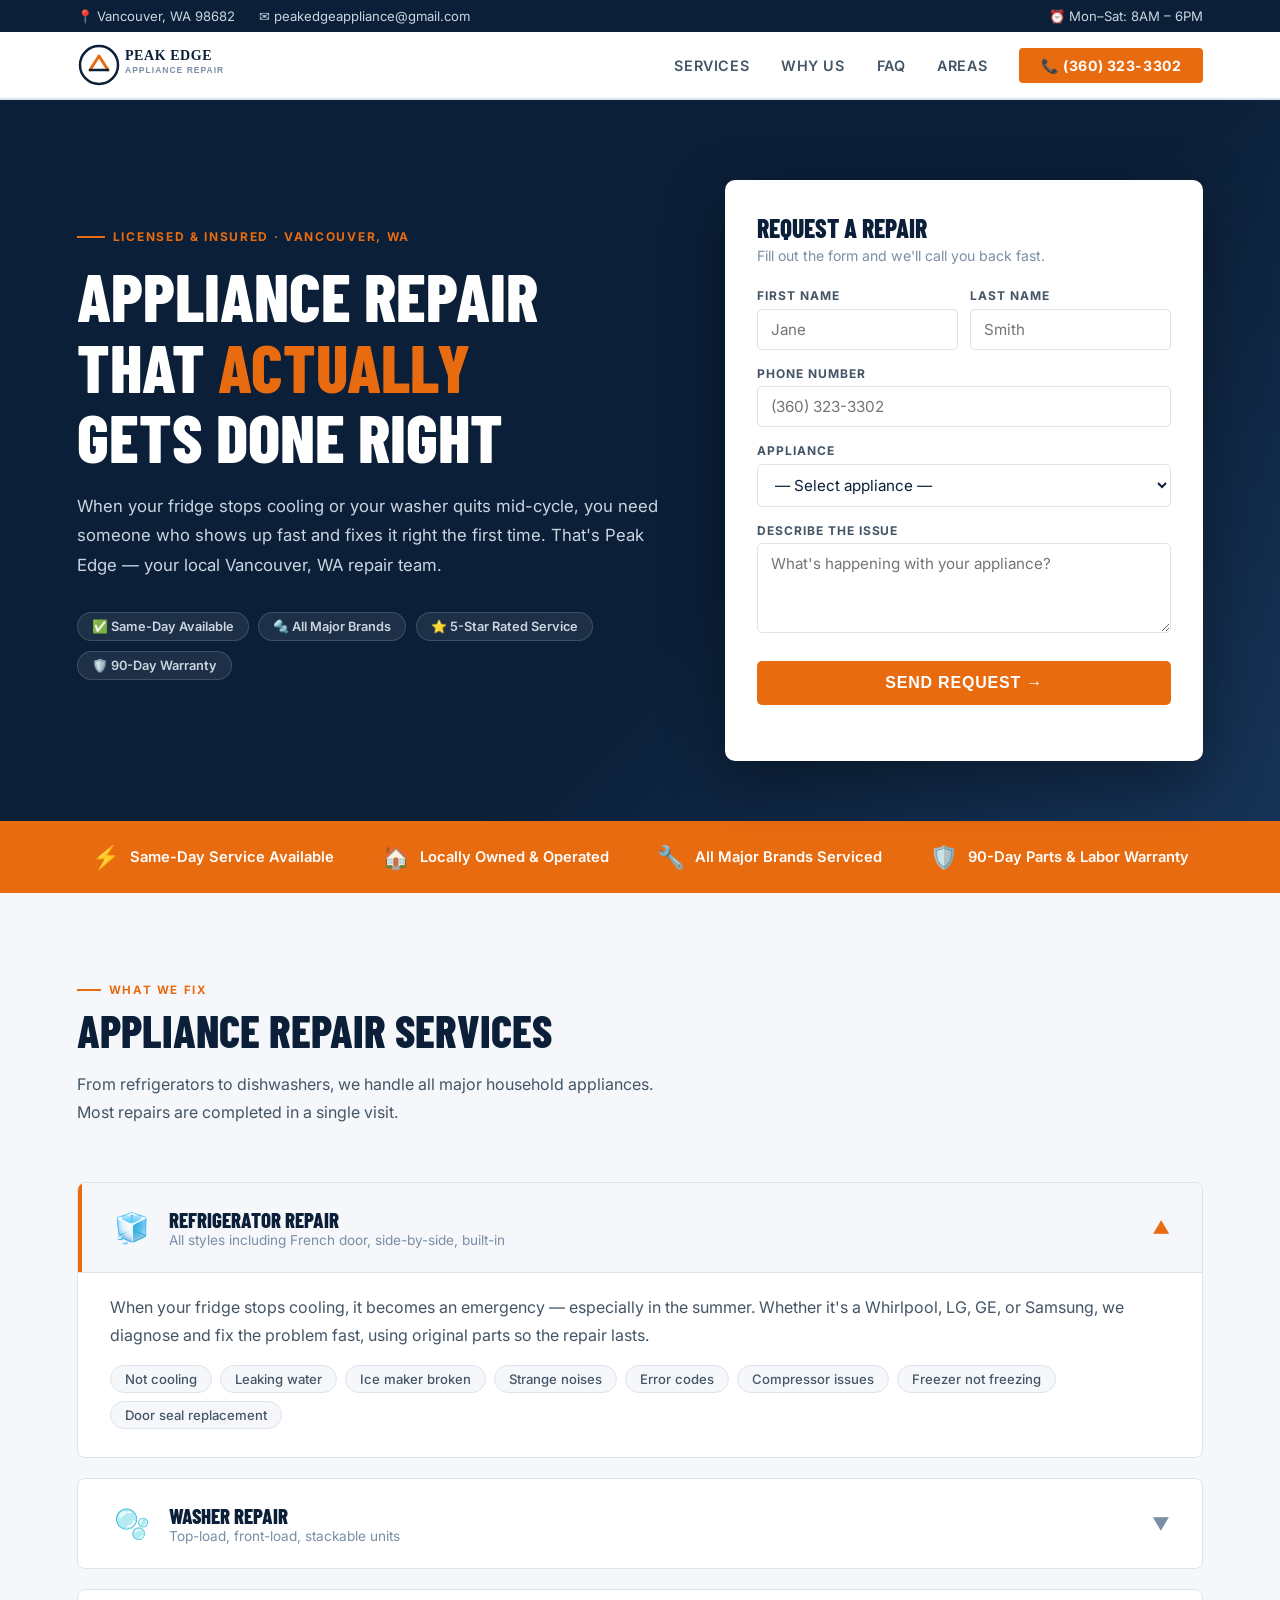
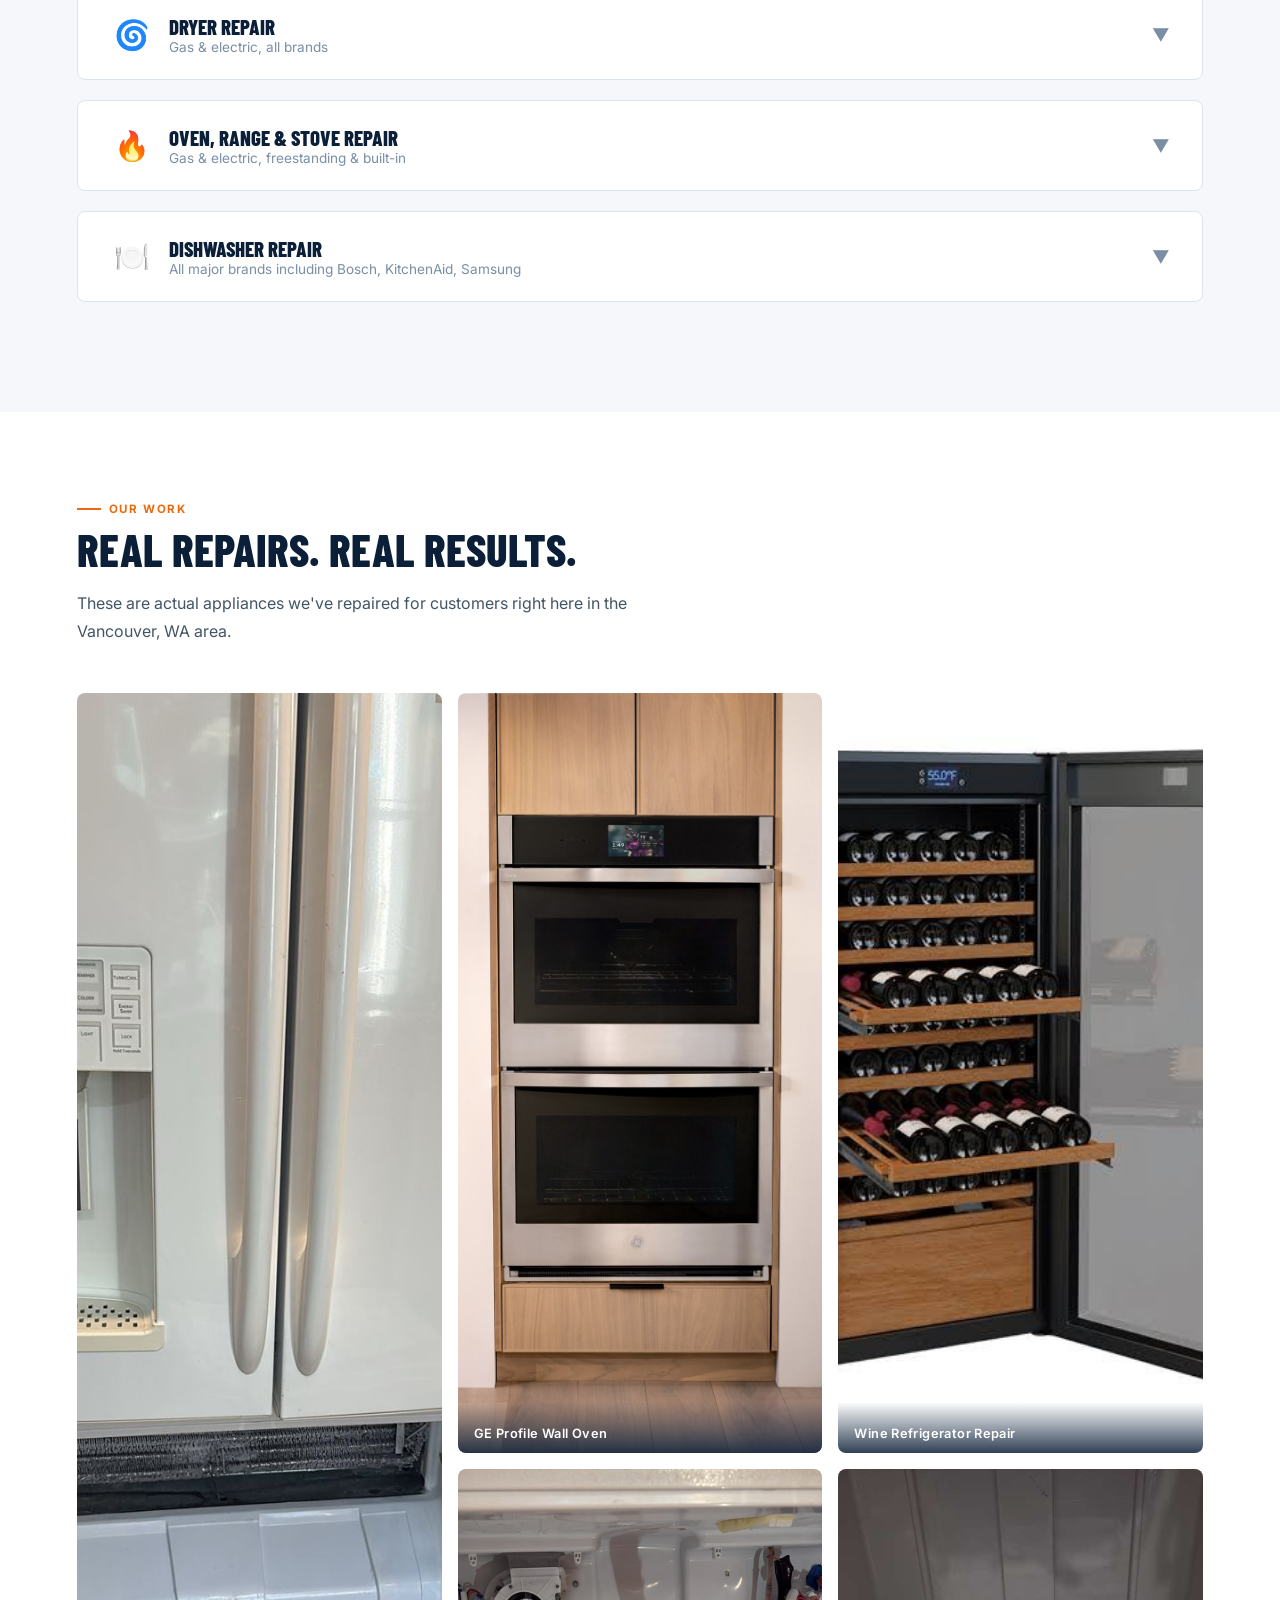
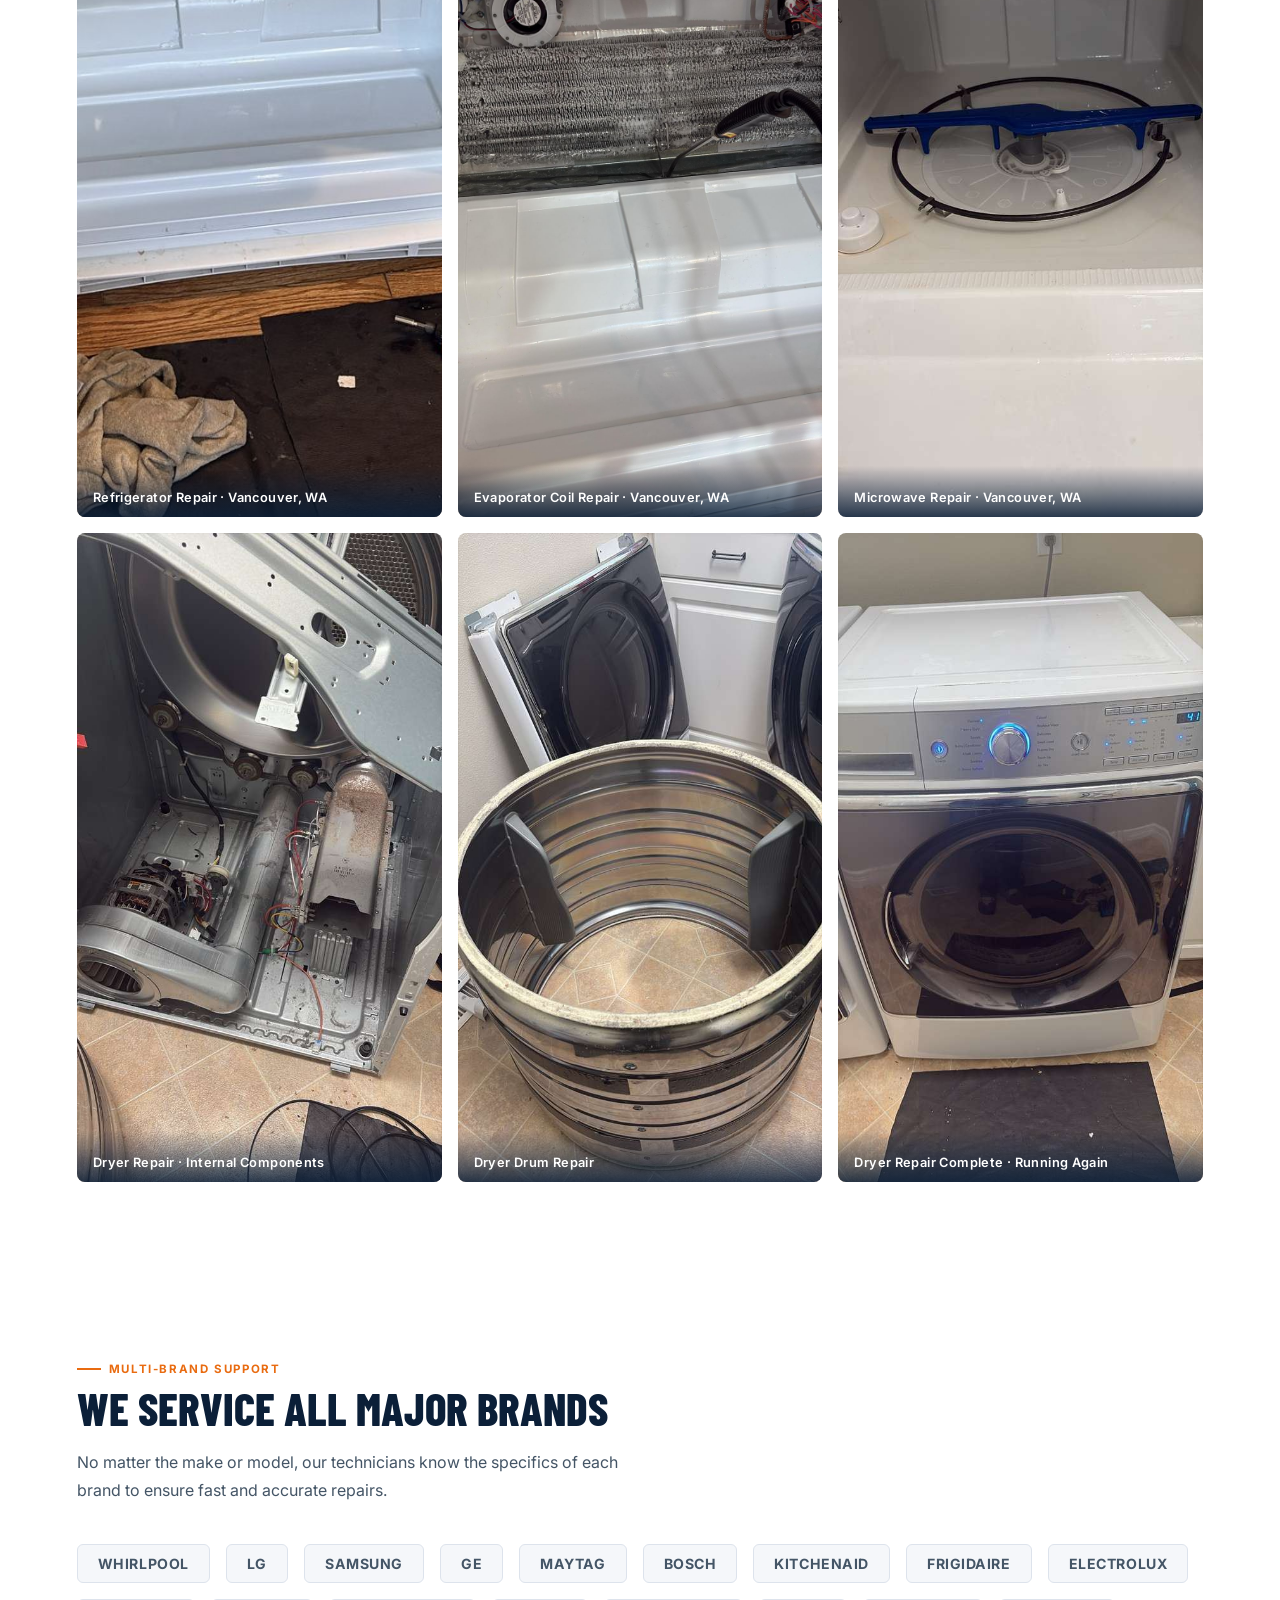
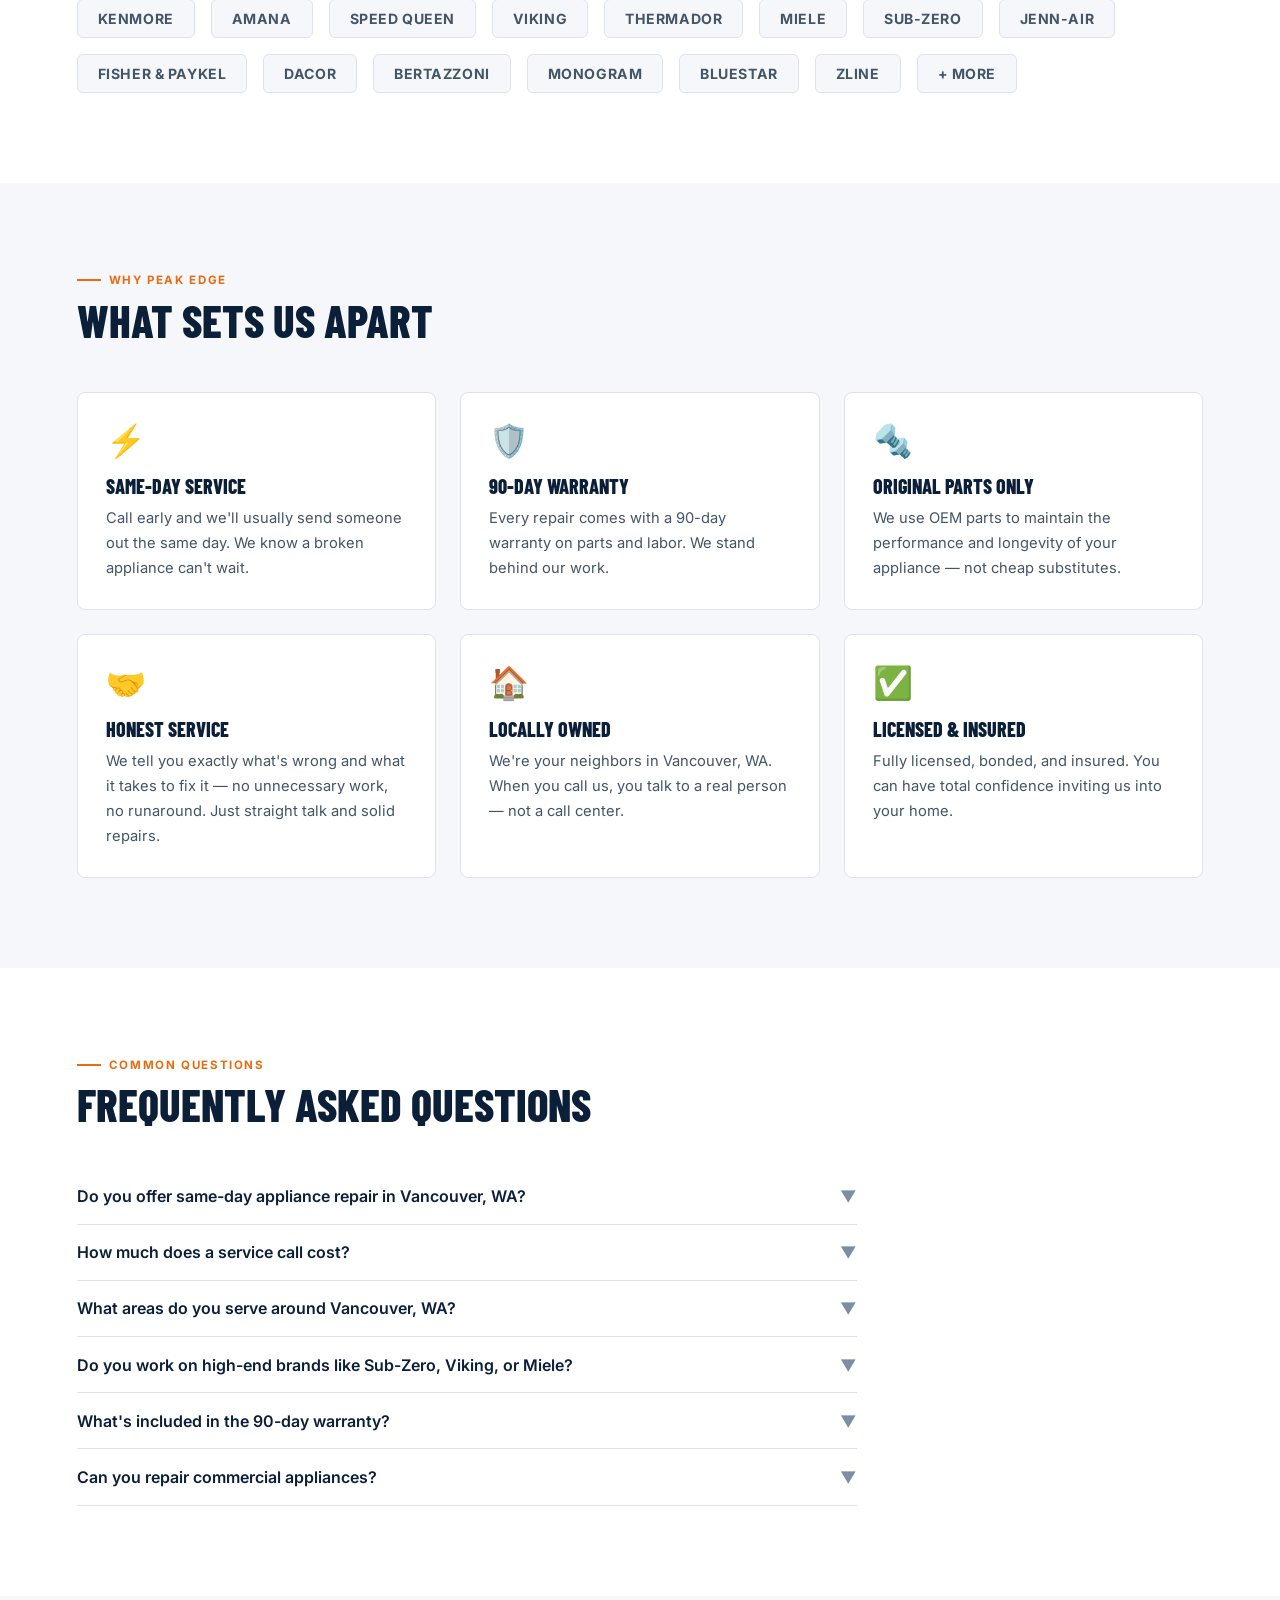
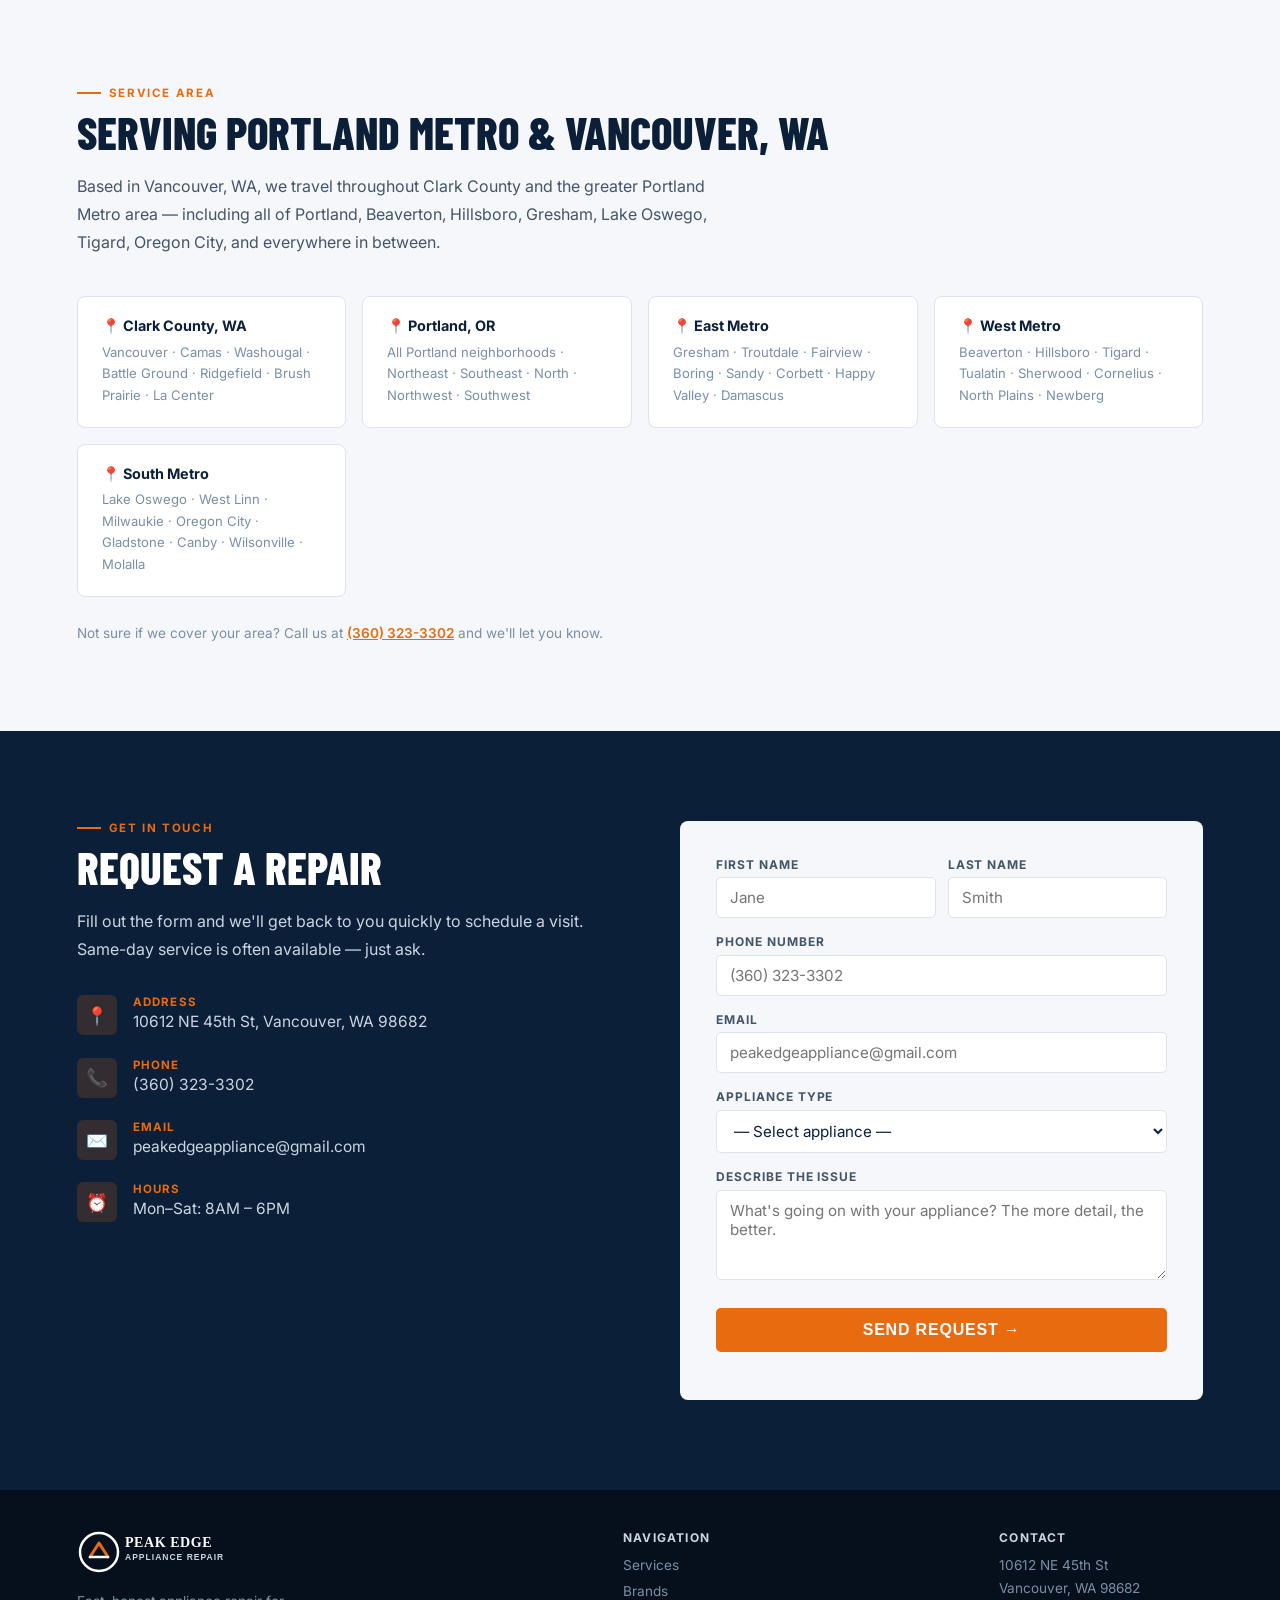
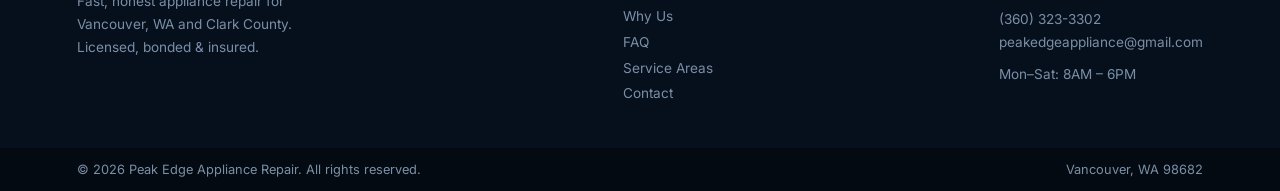
<file: index.html>
<!DOCTYPE html>
<html lang="en">
<head>
<meta charset="UTF-8"/>
<meta name="viewport" content="width=device-width, initial-scale=1.0"/>
<title>Peak Edge Appliance Repair | Vancouver, WA</title>
<meta name="description" content="Peak Edge Appliance Repair provides fast, reliable repair for refrigerators, washers, dryers, dishwashers, ovens and more in Vancouver, WA. Call (360) 323-3302."/>
<link rel="preconnect" href="https://fonts.googleapis.com">
<link rel="preconnect" href="https://fonts.gstatic.com" crossorigin>
<link href="https://fonts.googleapis.com/css2?family=Barlow+Condensed:wght@600;700;800&family=Inter:wght@400;500;600;700&display=swap" rel="stylesheet"/>
<link rel="stylesheet" href="styles.css">
<link rel="icon" href="data:image/svg+xml,<svg xmlns='http://www.w3.org/2000/svg' viewBox='0 0 44 44'><circle cx='22' cy='22' r='20' fill='none' stroke='%230B1F38' stroke-width='3'/><polyline points='13,28 22,12 31,28' fill='none' stroke='%23E96B10' stroke-width='3.5' stroke-linecap='round' stroke-linejoin='round'/><line x1='13' y1='28' x2='31' y2='28' stroke='%230B1F38' stroke-width='3' stroke-linecap='round'/></svg>"/>
</head>
<body>

<!-- TOPBAR -->
<div class="topbar">
  <div class="topbar-left">
    <span>📍 Vancouver, WA 98682</span>
    <a href="mailto:peakedgeappliance@gmail.com">✉ peakedgeappliance@gmail.com</a>
  </div>
  <div class="topbar-right">
    <span class="hours">⏰ Mon–Sat: 8AM – 6PM</span>
  </div>
</div>

<!-- NAV -->
<nav>
  <a href="#" class="nav-logo" style="display:flex;align-items:center;"><svg xmlns="http://www.w3.org/2000/svg" viewBox="0 0 180 44" height="44" width="180" aria-label="Peak Edge Appliance Repair logo">
  <circle cx="22" cy="22" r="19" fill="none" stroke="#0B1F38" stroke-width="2.5"/>
  <polyline points="13,27 22,13 31,27" fill="none" stroke="#E96B10" stroke-width="3" stroke-linecap="round" stroke-linejoin="round"/>
  <line x1="13" y1="27" x2="31" y2="27" stroke="#0B1F38" stroke-width="2.5" stroke-linecap="round"/>
  <text x="48" y="17" font-family="Georgia,serif" font-size="14" font-weight="700" fill="#0B1F38" letter-spacing="0.04em">PEAK EDGE</text>
  <text x="48" y="30" font-family="Arial,sans-serif" font-size="8.5" fill="#7A8FA6" letter-spacing="0.12em">APPLIANCE REPAIR</text>
</svg></a>
  <ul class="nav-links" id="navLinks">
    <li><a href="#services">Services</a></li>
    <li><a href="#why">Why Us</a></li>
    <li><a href="#faq">FAQ</a></li>
    <li><a href="#areas">Areas</a></li>
    <li><a href="tel:3603233302" class="nav-phone">📞 (360) 323-3302</a></li>
  </ul>
  <button class="nav-toggle" id="navToggle" aria-label="Toggle navigation">
    <span></span><span></span><span></span>
  </button>
</nav>

<!-- HERO -->
<section id="hero">
  <div class="hero-left">
    <div class="hero-eyebrow">Licensed &amp; Insured · Vancouver, WA</div>
    <h1>Appliance Repair<br/>That <em>Actually</em><br/>Gets Done Right</h1>
    <p class="hero-sub">
      When your fridge stops cooling or your washer quits mid-cycle, you need someone who shows up fast and fixes it right the first time. That's Peak Edge — your local Vancouver, WA repair team.
    </p>
    <div class="hero-trust">
      <span class="trust-chip">✅ Same-Day Available</span>
      <span class="trust-chip">🔩 All Major Brands</span>
      <span class="trust-chip">⭐ 5-Star Rated Service</span>
      <span class="trust-chip">🛡️ 90-Day Warranty</span>
    </div>
  </div>

  <div class="hero-form-card">
    <h2>Request a Repair</h2>
    <p>Fill out the form and we'll call you back fast.</p>
    <form id="heroForm">
      <div class="form-row">
        <div class="form-group">
          <label>First Name</label>
          <input type="text" placeholder="Jane" required/>
        </div>
        <div class="form-group">
          <label>Last Name</label>
          <input type="text" placeholder="Smith" required/>
        </div>
      </div>
      <div class="form-group">
        <label>Phone Number</label>
        <input type="tel" placeholder="(360) 323-3302" required/>
      </div>
      <div class="form-group">
        <label>Appliance</label>
        <select>
          <option value="">— Select appliance —</option>
          <option>Refrigerator</option>
          <option>Washer</option>
          <option>Dryer</option>
          <option>Oven / Range / Stove</option>
          <option>Dishwasher</option>
          <option>Other</option>
        </select>
      </div>
      <div class="form-group">
        <label>Describe the Issue</label>
        <textarea placeholder="What's happening with your appliance?" required></textarea>
      </div>
      <button type="submit" class="btn-submit">Send Request →</button>
      <p class="form-note" id="heroFormNote"></p>
    </form>
  </div>
</section>

<!-- TRUST BAR -->
<div class="trust-bar">
  <div class="trust-item"><span class="icon">⚡</span> Same-Day Service Available</div>
  <div class="trust-item"><span class="icon">🏠</span> Locally Owned &amp; Operated</div>
  <div class="trust-item"><span class="icon">🔧</span> All Major Brands Serviced</div>
  <div class="trust-item"><span class="icon">🛡️</span> 90-Day Parts &amp; Labor Warranty</div>
</div>

<!-- SERVICES -->
<section id="services">
  <div class="services-intro">
    <div class="sec-label">What We Fix</div>
    <h2 class="sec-title">Appliance Repair Services</h2>
    <p>From refrigerators to dishwashers, we handle all major household appliances. Most repairs are completed in a single visit.</p>
  </div>

  <div class="service-block">
    <div class="service-block-header open" onclick="toggleSvc(this)">
      <span class="svc-icon">🧊</span>
      <div class="svc-title-wrap">
        <div class="svc-title">Refrigerator Repair</div>
        <div class="svc-sub">All styles including French door, side-by-side, built-in</div>
      </div>
      <span class="svc-chevron open">▼</span>
    </div>
    <div class="service-block-body open">
      <p>When your fridge stops cooling, it becomes an emergency — especially in the summer. Whether it's a Whirlpool, LG, GE, or Samsung, we diagnose and fix the problem fast, using original parts so the repair lasts.</p>
      <div class="svc-list">
        <span class="svc-tag">Not cooling</span>
        <span class="svc-tag">Leaking water</span>
        <span class="svc-tag">Ice maker broken</span>
        <span class="svc-tag">Strange noises</span>
        <span class="svc-tag">Error codes</span>
        <span class="svc-tag">Compressor issues</span>
        <span class="svc-tag">Freezer not freezing</span>
        <span class="svc-tag">Door seal replacement</span>
      </div>
    </div>
  </div>

  <div class="service-block">
    <div class="service-block-header" onclick="toggleSvc(this)">
      <span class="svc-icon">🫧</span>
      <div class="svc-title-wrap">
        <div class="svc-title">Washer Repair</div>
        <div class="svc-sub">Top-load, front-load, stackable units</div>
      </div>
      <span class="svc-chevron">▼</span>
    </div>
    <div class="service-block-body">
      <p>Washers can fail at the worst times. We fix front-load and top-load machines across all major brands, in most cases getting it running again in a single visit.</p>
      <div class="svc-list">
        <span class="svc-tag">Won't spin</span>
        <span class="svc-tag">Won't drain</span>
        <span class="svc-tag">Leaking</span>
        <span class="svc-tag">Won't turn on</span>
        <span class="svc-tag">Error codes (LE, 4E, UE, 5E)</span>
        <span class="svc-tag">Control board issues</span>
        <span class="svc-tag">Loud banging</span>
        <span class="svc-tag">Drum not turning</span>
      </div>
    </div>
  </div>

  <div class="service-block">
    <div class="service-block-header" onclick="toggleSvc(this)">
      <span class="svc-icon">🌀</span>
      <div class="svc-title-wrap">
        <div class="svc-title">Dryer Repair</div>
        <div class="svc-sub">Gas &amp; electric, all brands</div>
      </div>
      <span class="svc-chevron">▼</span>
    </div>
    <div class="service-block-body">
      <p>If your dryer runs but won't heat, stops mid-cycle, or sounds like something is tumbling in there that shouldn't be — we'll track it down. We also do dryer vent cleaning, which most homes need once a year.</p>
      <div class="svc-list">
        <span class="svc-tag">No heat</span>
        <span class="svc-tag">Shuts off early</span>
        <span class="svc-tag">Takes too long</span>
        <span class="svc-tag">Squeaking or banging</span>
        <span class="svc-tag">Burnt smell</span>
        <span class="svc-tag">Won't start</span>
        <span class="svc-tag">Vent cleaning</span>
      </div>
    </div>
  </div>

  <div class="service-block">
    <div class="service-block-header" onclick="toggleSvc(this)">
      <span class="svc-icon">🔥</span>
      <div class="svc-title-wrap">
        <div class="svc-title">Oven, Range &amp; Stove Repair</div>
        <div class="svc-sub">Gas &amp; electric, freestanding &amp; built-in</div>
      </div>
      <span class="svc-chevron">▼</span>
    </div>
    <div class="service-block-body">
      <p>A working stove and oven is essential every day. We service gas and electric models and carry parts for the most common repairs.</p>
      <div class="svc-list">
        <span class="svc-tag">Burner won't ignite</span>
        <span class="svc-tag">Oven not heating</span>
        <span class="svc-tag">Uneven temperature</span>
        <span class="svc-tag">Gas smell / ignition issues</span>
        <span class="svc-tag">Control panel not responding</span>
        <span class="svc-tag">Door hinge repair</span>
        <span class="svc-tag">Bake element replacement</span>
      </div>
    </div>
  </div>

  <div class="service-block">
    <div class="service-block-header" onclick="toggleSvc(this)">
      <span class="svc-icon">🍽️</span>
      <div class="svc-title-wrap">
        <div class="svc-title">Dishwasher Repair</div>
        <div class="svc-sub">All major brands including Bosch, KitchenAid, Samsung</div>
      </div>
      <span class="svc-chevron">▼</span>
    </div>
    <div class="service-block-body">
      <p>Dishwashers save time and water — when they work. If yours isn't draining, leaking, or leaving dishes dirty, we can help get it back on track.</p>
      <div class="svc-list">
        <span class="svc-tag">Not draining</span>
        <span class="svc-tag">Water not heating</span>
        <span class="svc-tag">Leaking</span>
        <span class="svc-tag">Not cleaning dishes</span>
        <span class="svc-tag">Control panel issues</span>
        <span class="svc-tag">Bad smells</span>
        <span class="svc-tag">Door latch broken</span>
      </div>
    </div>
  </div>
</section>

<!-- GALLERY -->
<section id="gallery" style="background:var(--white);">
  <div class="sec-label">Our Work</div>
  <h2 class="sec-title">Real Repairs. Real Results.</h2>
  <p style="color:var(--mid);line-height:1.75;max-width:600px;margin-bottom:3rem;">These are actual appliances we've repaired for customers right here in the Vancouver, WA area.</p>
  <div class="gallery-grid">
    <div class="gal-item gal-large">
      <img src="images/refrigerator-repair.jpg" alt="Stainless steel refrigerator repaired in Vancouver, WA" loading="lazy">
      <div class="gal-label">Refrigerator Repair · Vancouver, WA</div>
    </div>
    <div class="gal-item">
      <img src="images/ge-wall-oven-repair.jpg" alt="GE Profile wall oven repaired" loading="lazy">
      <div class="gal-label">GE Profile Wall Oven</div>
    </div>
    <div class="gal-item">
      <img src="images/wine-fridge-repair.jpg" alt="Built-in wine refrigerator serviced" loading="lazy">
      <div class="gal-label">Wine Refrigerator Repair</div>
    </div>
    <div class="gal-item">
      <img src="images/evaporator-coil-repair.jpg" alt="Evaporator coil cleaned and repaired" loading="lazy">
      <div class="gal-label">Evaporator Coil Repair · Vancouver, WA</div>
    </div>
    <div class="gal-item">
      <img src="images/microwave-repair.jpg" alt="Microwave repaired" loading="lazy">
      <div class="gal-label">Microwave Repair · Vancouver, WA</div>
    </div>
    <div class="gal-item">
      <img src="images/dryer-internal-repair.jpg" alt="Internal dryer components repaired" loading="lazy">
      <div class="gal-label">Dryer Repair · Internal Components</div>
    </div>
    <div class="gal-item">
      <img src="images/dryer-drum-repair.jpg" alt="Dryer drum repaired" loading="lazy">
      <div class="gal-label">Dryer Drum Repair</div>
    </div>
    <div class="gal-item">
      <img src="images/dryer-repair-complete.jpg" alt="Dryer repair completed and running again" loading="lazy">
      <div class="gal-label">Dryer Repair Complete · Running Again</div>
    </div>
  </div>
</section>

<!-- BRANDS -->
<section id="brands">
  <div class="sec-label">Multi-Brand Support</div>
  <h2 class="sec-title">We Service All Major Brands</h2>
  <p style="color:var(--mid);line-height:1.75;max-width:580px;">No matter the make or model, our technicians know the specifics of each brand to ensure fast and accurate repairs.</p>
  <div class="brands-grid">
    <span class="brand-pill">Whirlpool</span>
    <span class="brand-pill">LG</span>
    <span class="brand-pill">Samsung</span>
    <span class="brand-pill">GE</span>
    <span class="brand-pill">Maytag</span>
    <span class="brand-pill">Bosch</span>
    <span class="brand-pill">KitchenAid</span>
    <span class="brand-pill">Frigidaire</span>
    <span class="brand-pill">Electrolux</span>
    <span class="brand-pill">Kenmore</span>
    <span class="brand-pill">Amana</span>
    <span class="brand-pill">Speed Queen</span>
    <span class="brand-pill">Viking</span>
    <span class="brand-pill">Thermador</span>
    <span class="brand-pill">Miele</span>
    <span class="brand-pill">Sub-Zero</span>
    <span class="brand-pill">Jenn-Air</span>
    <span class="brand-pill">Fisher &amp; Paykel</span>
    <span class="brand-pill">Dacor</span>
    <span class="brand-pill">Bertazzoni</span>
    <span class="brand-pill">Monogram</span>
    <span class="brand-pill">BlueStar</span>
    <span class="brand-pill">ZLINE</span>
    <span class="brand-pill">+ More</span>
  </div>
</section>

<!-- WHY US -->
<section id="why">
  <div class="sec-label">Why Peak Edge</div>
  <h2 class="sec-title">What Sets Us Apart</h2>
  <div class="why-grid">
    <div class="why-card">
      <div class="wi">⚡</div>
      <h3>Same-Day Service</h3>
      <p>Call early and we'll usually send someone out the same day. We know a broken appliance can't wait.</p>
    </div>
    <div class="why-card">
      <div class="wi">🛡️</div>
      <h3>90-Day Warranty</h3>
      <p>Every repair comes with a 90-day warranty on parts and labor. We stand behind our work.</p>
    </div>
    <div class="why-card">
      <div class="wi">🔩</div>
      <h3>Original Parts Only</h3>
      <p>We use OEM parts to maintain the performance and longevity of your appliance — not cheap substitutes.</p>
    </div>
    <div class="why-card">
      <div class="wi">🤝</div>
      <h3>Honest Service</h3>
      <p>We tell you exactly what's wrong and what it takes to fix it — no unnecessary work, no runaround. Just straight talk and solid repairs.</p>
    </div>
    <div class="why-card">
      <div class="wi">🏠</div>
      <h3>Locally Owned</h3>
      <p>We're your neighbors in Vancouver, WA. When you call us, you talk to a real person — not a call center.</p>
    </div>
    <div class="why-card">
      <div class="wi">✅</div>
      <h3>Licensed &amp; Insured</h3>
      <p>Fully licensed, bonded, and insured. You can have total confidence inviting us into your home.</p>
    </div>
  </div>
</section>

<!-- FAQ -->
<section id="faq">
  <div class="sec-label">Common Questions</div>
  <h2 class="sec-title">Frequently Asked Questions</h2>
  <div class="faq-wrap">

    <div class="faq-item">
      <div class="faq-q" onclick="toggleFaq(this)">
        Do you offer same-day appliance repair in Vancouver, WA?
        <span class="faq-arrow">▼</span>
      </div>
      <div class="faq-a">Yes! If you call early in the day, we can often dispatch a technician the same day. We know a broken fridge or washer is an urgent situation, so we make every effort to get there fast.</div>
    </div>

    <div class="faq-item">
      <div class="faq-q" onclick="toggleFaq(this)">
        How much does a service call cost?
        <span class="faq-arrow">▼</span>
      </div>
      <div class="faq-a">We charge a service call fee to come out and diagnose the problem. If you proceed with the repair, that fee is applied toward the total cost. You'll always know the price before any work begins.</div>
    </div>

    <div class="faq-item">
      <div class="faq-q" onclick="toggleFaq(this)">
        What areas do you serve around Vancouver, WA?
        <span class="faq-arrow">▼</span>
      </div>
      <div class="faq-a">We serve Vancouver and the surrounding Clark County area, including Camas, Washougal, Battle Ground, Ridgefield, La Center, and nearby communities. See our full service area below.</div>
    </div>

    <div class="faq-item">
      <div class="faq-q" onclick="toggleFaq(this)">
        Do you work on high-end brands like Sub-Zero, Viking, or Miele?
        <span class="faq-arrow">▼</span>
      </div>
      <div class="faq-a">Absolutely. We have experience with premium and luxury appliance brands and use OEM (original equipment manufacturer) parts to ensure the repair meets the manufacturer's standards.</div>
    </div>

    <div class="faq-item">
      <div class="faq-q" onclick="toggleFaq(this)">
        What's included in the 90-day warranty?
        <span class="faq-arrow">▼</span>
      </div>
      <div class="faq-a">The warranty covers both parts and labor for 90 days after the repair. If the same issue comes back within that period, we'll fix it at no additional charge.</div>
    </div>

    <div class="faq-item">
      <div class="faq-q" onclick="toggleFaq(this)">
        Can you repair commercial appliances?
        <span class="faq-arrow">▼</span>
      </div>
      <div class="faq-a">Yes — in addition to residential appliances, we also service commercial equipment. Contact us to discuss your specific needs and we'll let you know if it's a good fit.</div>
    </div>

  </div>
</section>

<!-- AREAS -->
<section id="areas">
  <div class="sec-label">Service Area</div>
  <h2 class="sec-title">Serving Portland Metro &amp; Vancouver, WA</h2>
  <p style="color:var(--mid);line-height:1.75;max-width:660px;margin-bottom:2.5rem;">
    Based in Vancouver, WA, we travel throughout Clark County and the greater Portland Metro area — including all of Portland, Beaverton, Hillsboro, Gresham, Lake Oswego, Tigard, Oregon City, and everywhere in between.
  </p>
  <div class="areas-regions">
    <div class="region-card">
      <div class="region-title">📍 Clark County, WA</div>
      <div class="region-cities">Vancouver · Camas · Washougal · Battle Ground · Ridgefield · Brush Prairie · La Center</div>
    </div>
    <div class="region-card">
      <div class="region-title">📍 Portland, OR</div>
      <div class="region-cities">All Portland neighborhoods · Northeast · Southeast · North · Northwest · Southwest</div>
    </div>
    <div class="region-card">
      <div class="region-title">📍 East Metro</div>
      <div class="region-cities">Gresham · Troutdale · Fairview · Boring · Sandy · Corbett · Happy Valley · Damascus</div>
    </div>
    <div class="region-card">
      <div class="region-title">📍 West Metro</div>
      <div class="region-cities">Beaverton · Hillsboro · Tigard · Tualatin · Sherwood · Cornelius · North Plains · Newberg</div>
    </div>
    <div class="region-card">
      <div class="region-title">📍 South Metro</div>
      <div class="region-cities">Lake Oswego · West Linn · Milwaukie · Oregon City · Gladstone · Canby · Wilsonville · Molalla</div>
    </div>
  </div>
  <p style="color:var(--light);font-size:0.85rem;margin-top:1.75rem;">Not sure if we cover your area? Call us at <a href="tel:3603233302" style="color:var(--orange);font-weight:600;">(360) 323-3302</a> and we'll let you know.</p>
</section>

<!-- CONTACT -->
<section id="contact">
  <div class="contact-grid">
    <div>
      <div class="sec-label">Get In Touch</div>
      <h2 class="sec-title">Request a Repair</h2>
      <p class="intro">Fill out the form and we'll get back to you quickly to schedule a visit. Same-day service is often available — just ask.</p>
      <div class="cdetail">
        <div class="cdetail-icon">📍</div>
        <div class="cdetail-text">
          <strong>Address</strong>
          <span>10612 NE 45th St, Vancouver, WA 98682</span>
        </div>
      </div>
      <div class="cdetail">
        <div class="cdetail-icon">📞</div>
        <div class="cdetail-text">
          <strong>Phone</strong>
          <span><a href="tel:+13603233302" style="color:inherit;text-decoration:none;">(360) 323-3302</a></span>
        </div>
      </div>
      <div class="cdetail">
        <div class="cdetail-icon">✉️</div>
        <div class="cdetail-text">
          <strong>Email</strong>
          <span><a href="mailto:peakedgeappliance@gmail.com" style="color:inherit;text-decoration:none;">peakedgeappliance@gmail.com</a></span>
        </div>
      </div>
      <div class="cdetail">
        <div class="cdetail-icon">⏰</div>
        <div class="cdetail-text">
          <strong>Hours</strong>
          <span>Mon–Sat: 8AM – 6PM</span>
        </div>
      </div>
    </div>

    <div class="contact-form-card">
      <form id="contactForm">
        <div class="form-row">
          <div class="form-group">
            <label>First Name</label>
            <input type="text" placeholder="Jane" required/>
          </div>
          <div class="form-group">
            <label>Last Name</label>
            <input type="text" placeholder="Smith" required/>
          </div>
        </div>
        <div class="form-group">
          <label>Phone Number</label>
          <input type="tel" placeholder="(360) 323-3302" required/>
        </div>
        <div class="form-group">
          <label>Email</label>
          <input type="email" placeholder="peakedgeappliance@gmail.com" required/>
        </div>
        <div class="form-group">
          <label>Appliance Type</label>
          <select>
            <option value="">— Select appliance —</option>
            <option>Refrigerator</option>
            <option>Washer</option>
            <option>Dryer</option>
            <option>Oven / Range / Stove</option>
            <option>Dishwasher</option>
            <option>Other</option>
          </select>
        </div>
        <div class="form-group">
          <label>Describe the Issue</label>
          <textarea placeholder="What's going on with your appliance? The more detail, the better." required></textarea>
        </div>
        <button type="submit" class="btn-submit">Send Request →</button>
        <p class="form-note" id="contactFormNote"></p>
      </form>
    </div>
  </div>
</section>

<!-- FOOTER -->
<footer>
  <div class="foot-col">
    <div class="foot-logo"><svg xmlns="http://www.w3.org/2000/svg" viewBox="0 0 180 44" height="44" width="180" aria-label="Peak Edge Appliance Repair logo">
  <circle cx="22" cy="22" r="19" fill="none" stroke="#ffffff" stroke-width="2.5"/>
  <polyline points="13,27 22,13 31,27" fill="none" stroke="#E96B10" stroke-width="3" stroke-linecap="round" stroke-linejoin="round"/>
  <line x1="13" y1="27" x2="31" y2="27" stroke="#ffffff" stroke-width="2.5" stroke-linecap="round"/>
  <text x="48" y="17" font-family="Georgia,serif" font-size="14" font-weight="700" fill="#ffffff" letter-spacing="0.04em">PEAK EDGE</text>
  <text x="48" y="30" font-family="Arial,sans-serif" font-size="8.5" fill="#CBD5E1" letter-spacing="0.12em">APPLIANCE REPAIR</text>
</svg></div>
    <p style="margin-top:0.75rem;max-width:260px;">Fast, honest appliance repair for Vancouver, WA and Clark County. Licensed, bonded &amp; insured.</p>
  </div>
  <div class="foot-col">
    <h4>Navigation</h4>
    <ul class="foot-links">
      <li><a href="#services">Services</a></li>
      <li><a href="#brands">Brands</a></li>
      <li><a href="#why">Why Us</a></li>
      <li><a href="#faq">FAQ</a></li>
      <li><a href="#areas">Service Areas</a></li>
      <li><a href="#contact">Contact</a></li>
    </ul>
  </div>
  <div class="foot-col">
    <h4>Contact</h4>
    <p>10612 NE 45th St<br/>Vancouver, WA 98682</p>
    <p style="margin-top:0.5rem;">(360) 323-3302</p>
    <p>peakedgeappliance@gmail.com</p>
    <p style="margin-top:0.5rem;">Mon–Sat: 8AM – 6PM</p>
  </div>
</footer>
<div class="foot-bottom">
  <p>© <span id="year"></span> Peak Edge Appliance Repair. All rights reserved.</p>
  <p>Vancouver, WA 98682</p>
</div>

<script src="script.js"></script>
</body>
</html>
</file>
<file: styles.css>
*, *::before, *::after { box-sizing: border-box; margin: 0; padding: 0; }

:root {
  --navy:      #0B1F38;
  --navy-mid:  #163357;
  --orange:    #E96B10;
  --orange-lt: #F57C34;
  --silver:    #CBD5E1;
  --off:       #F5F7FA;
  --white:     #FFFFFF;
  --mid:       #445566;
  --light:     #7A8FA6;
  --border:    #DDE3EC;
}

html { scroll-behavior: smooth; }
body { font-family: 'Inter', sans-serif; color: var(--navy); background: var(--white); }

/* ── TOPBAR ── */
.topbar {
  background: var(--navy);
  padding: 8px 6vw;
  display: flex; align-items: center; justify-content: space-between;
  flex-wrap: wrap; gap: 6px;
}
.topbar-left { display: flex; align-items: center; gap: 1.5rem; }
.topbar a, .topbar span {
  color: var(--silver); font-size: 0.82rem; text-decoration: none;
  display: flex; align-items: center; gap: 5px;
}
.topbar a:hover { color: var(--orange-lt); }
.topbar-right { display: flex; align-items: center; gap: 1rem; }
.topbar .hours { color: var(--silver); font-size: 0.82rem; }

/* ── NAV ── */
nav {
  background: var(--white);
  border-bottom: 2px solid var(--border);
  position: sticky; top: 0; z-index: 200;
  display: flex; align-items: center; justify-content: space-between;
  padding: 0 6vw; height: 68px;
}
.nav-logo {
  font-family: 'Barlow Condensed', sans-serif;
  font-size: 1.4rem; font-weight: 800;
  color: var(--navy); text-transform: uppercase; letter-spacing: 0.02em;
  text-decoration: none;
}
.nav-logo span { color: var(--orange); }
.nav-links { display: flex; align-items: center; gap: 2rem; list-style: none; }
.nav-links a {
  color: var(--mid); font-size: 0.9rem; font-weight: 600;
  text-decoration: none; transition: color 0.2s;
  text-transform: uppercase; letter-spacing: 0.04em;
}
.nav-links a:hover { color: var(--orange); }
.nav-phone {
  background: var(--orange); color: var(--white) !important;
  padding: 9px 22px; border-radius: 4px;
  font-size: 0.88rem !important; font-weight: 700 !important;
}
.nav-phone:hover { background: var(--orange-lt) !important; color: var(--white) !important; }

.nav-toggle {
  display: none;
  flex-direction: column;
  justify-content: center;
  gap: 5px;
  width: 36px;
  height: 36px;
  background: none;
  border: none;
  cursor: pointer;
}
.nav-toggle span {
  display: block;
  height: 3px;
  background: var(--navy);
  border-radius: 2px;
}

/* ── HERO ── */
#hero {
  background: linear-gradient(135deg, var(--navy) 60%, var(--navy-mid) 100%);
  padding: 80px 6vw 60px;
  display: grid; grid-template-columns: 1.1fr 0.9fr; gap: 4rem; align-items: center;
}
.hero-eyebrow {
  display: inline-flex; align-items: center; gap: 8px;
  font-size: 0.75rem; font-weight: 700; letter-spacing: 0.14em;
  text-transform: uppercase; color: var(--orange); margin-bottom: 1rem;
}
.hero-eyebrow::before { content:''; display:block; width:28px; height:2px; background:var(--orange); }
h1 {
  font-family: 'Barlow Condensed', sans-serif;
  font-size: clamp(2.6rem, 5.5vw, 4.2rem);
  font-weight: 800; line-height: 1.05;
  color: var(--white); text-transform: uppercase; margin-bottom: 1.25rem;
}
h1 em { font-style: normal; color: var(--orange); }
.hero-sub { color: var(--silver); font-size: 1.05rem; line-height: 1.75; margin-bottom: 2rem; }

.hero-trust { display: flex; flex-wrap: wrap; gap: 0.6rem; margin-bottom: 2.5rem; }
.trust-chip {
  background: rgba(255,255,255,0.08); border: 1px solid rgba(255,255,255,0.15);
  color: var(--silver); font-size: 0.8rem; font-weight: 600;
  padding: 6px 14px; border-radius: 40px; display: flex; align-items: center; gap: 5px;
}

/* Hero Form Card */
.hero-form-card {
  background: var(--white); border-radius: 10px;
  padding: 2rem; box-shadow: 0 20px 60px rgba(0,0,0,0.35);
}
.hero-form-card h2 {
  font-family: 'Barlow Condensed', sans-serif;
  font-size: 1.6rem; font-weight: 800; text-transform: uppercase;
  color: var(--navy); margin-bottom: 0.25rem;
}
.hero-form-card p { color: var(--light); font-size: 0.88rem; margin-bottom: 1.5rem; }

.form-group { margin-bottom: 1rem; }
.form-group label {
  display: block; font-size: 0.75rem; font-weight: 700;
  text-transform: uppercase; letter-spacing: 0.08em;
  color: var(--mid); margin-bottom: 0.35rem;
}
.form-group input, .form-group select, .form-group textarea {
  width: 100%; border: 1.5px solid var(--border); border-radius: 5px;
  padding: 10px 13px; font-family: 'Inter', sans-serif;
  font-size: 0.95rem; color: var(--navy); background: var(--white);
  transition: border-color 0.2s;
}
.form-group input:focus, .form-group select:focus, .form-group textarea:focus {
  outline: none; border-color: var(--orange);
}
.form-group textarea { height: 90px; resize: vertical; }
.form-row { display: grid; grid-template-columns: 1fr 1fr; gap: 0.75rem; }
.btn-submit {
  width: 100%; background: var(--orange); color: var(--white);
  border: none; padding: 13px; border-radius: 5px;
  font-size: 1rem; font-weight: 700; letter-spacing: 0.05em;
  text-transform: uppercase; cursor: pointer; margin-top: 0.5rem;
  transition: background 0.2s;
}
.btn-submit:hover { background: var(--orange-lt); }
.form-note {
  margin-top: 12px;
  font-size: 0.85rem;
  color: var(--navy-mid);
  font-weight: 600;
  text-align: center;
}

/* ── TRUST BAR ── */
.trust-bar {
  background: var(--orange); padding: 22px 6vw;
  display: flex; align-items: center; justify-content: center;
  gap: 3rem; flex-wrap: wrap;
}
.trust-item {
  display: flex; align-items: center; gap: 10px;
  color: var(--white); font-size: 0.92rem; font-weight: 600;
}
.trust-item .icon { font-size: 1.4rem; }

/* ── SECTION COMMONS ── */
section { padding: 90px 6vw; }
.sec-label {
  font-size: 0.72rem; font-weight: 700; letter-spacing: 0.14em;
  text-transform: uppercase; color: var(--orange);
  display: flex; align-items: center; gap: 8px; margin-bottom: 0.6rem;
}
.sec-label::before { content:''; display:block; width:24px; height:2px; background:var(--orange); }
h2.sec-title {
  font-family: 'Barlow Condensed', sans-serif;
  font-size: clamp(1.9rem, 3.5vw, 2.8rem);
  font-weight: 800; text-transform: uppercase;
  color: var(--navy); line-height: 1.05; margin-bottom: 1rem;
}

/* ── SERVICES ── */
#services { background: var(--off); }
.services-intro { max-width: 600px; margin-bottom: 3.5rem; }
.services-intro p { color: var(--mid); line-height: 1.75; }

.service-block {
  background: var(--white); border-radius: 8px;
  border: 1.5px solid var(--border);
  margin-bottom: 1.25rem; overflow: hidden;
}
.service-block-header {
  display: flex; align-items: center; gap: 1.2rem;
  padding: 1.5rem 2rem; cursor: pointer;
  border-left: 4px solid transparent;
  transition: border-color 0.2s, background 0.2s;
}
.service-block-header:hover { background: var(--off); border-left-color: var(--orange); }
.service-block-header.open { border-left-color: var(--orange); background: var(--off); }
.svc-icon { font-size: 1.8rem; }
.svc-title-wrap { flex: 1; }
.svc-title {
  font-family: 'Barlow Condensed', sans-serif;
  font-size: 1.3rem; font-weight: 800; text-transform: uppercase; color: var(--navy);
}
.svc-sub { color: var(--light); font-size: 0.85rem; }
.svc-chevron {
  font-size: 1.1rem; color: var(--light);
  transition: transform 0.25s;
}
.svc-chevron.open { transform: rotate(180deg); color: var(--orange); }

.service-block-body {
  display: none; padding: 0 2rem 1.75rem 2rem;
  border-top: 1px solid var(--border); padding-top: 1.25rem;
}
.service-block-body.open { display: block; }
.service-block-body p { color: var(--mid); line-height: 1.75; margin-bottom: 1rem; }
.svc-list { display: flex; flex-wrap: wrap; gap: 0.5rem; }
.svc-tag {
  background: var(--off); border: 1px solid var(--border);
  border-radius: 40px; padding: 5px 14px;
  font-size: 0.82rem; font-weight: 500; color: var(--mid);
}

/* ── GALLERY ── */
.gallery-grid {
  display: grid;
  grid-template-columns: repeat(3, 1fr);
  grid-template-rows: auto auto;
  gap: 1rem;
}
.gal-large {
  grid-column: span 1;
  grid-row: span 2;
}
.gal-item {
  border-radius: 8px;
  overflow: hidden;
  position: relative;
  background: var(--off);
}
.gal-item img {
  width: 100%;
  height: 100%;
  object-fit: cover;
  display: block;
  transition: transform 0.35s ease;
  min-height: 220px;
}
.gal-large img { min-height: 460px; }
.gal-item:hover img { transform: scale(1.04); }
.gal-label {
  position: absolute;
  bottom: 0; left: 0; right: 0;
  background: linear-gradient(transparent, rgba(11,31,56,0.85));
  color: #fff;
  font-size: 0.8rem;
  font-weight: 600;
  padding: 1.5rem 1rem 0.75rem;
  letter-spacing: 0.03em;
}

/* ── BRANDS ── */
#brands { background: var(--white); }
.brands-grid {
  display: flex; flex-wrap: wrap; gap: 1rem;
  align-items: center; margin-top: 2.5rem;
}
.brand-pill {
  background: var(--off); border: 1.5px solid var(--border);
  border-radius: 6px; padding: 10px 20px;
  font-size: 0.88rem; font-weight: 700; color: var(--mid);
  letter-spacing: 0.04em; text-transform: uppercase;
}

/* ── WHY US ── */
#why { background: var(--off); }
.why-grid {
  display: grid; grid-template-columns: repeat(3, 1fr); gap: 1.5rem;
  margin-top: 3rem;
}
.why-card {
  background: var(--white); border-radius: 8px;
  padding: 1.75rem; border: 1.5px solid var(--border);
  transition: box-shadow 0.2s, transform 0.2s;
}
.why-card:hover { box-shadow: 0 8px 28px rgba(13,31,53,0.1); transform: translateY(-3px); }
.why-card .wi { font-size: 2rem; margin-bottom: 0.9rem; }
.why-card h3 {
  font-family: 'Barlow Condensed', sans-serif;
  font-size: 1.25rem; font-weight: 800; text-transform: uppercase;
  color: var(--navy); margin-bottom: 0.5rem;
}
.why-card p { color: var(--mid); font-size: 0.92rem; line-height: 1.7; }

/* ── FAQ ── */
#faq { background: var(--white); }
.faq-wrap { max-width: 780px; margin-top: 2.5rem; }
.faq-item { border-bottom: 1px solid var(--border); }
.faq-q {
  display: flex; justify-content: space-between; align-items: center;
  padding: 1.1rem 0; cursor: pointer; gap: 1rem;
  font-weight: 600; color: var(--navy); font-size: 1rem;
}
.faq-q:hover { color: var(--orange); }
.faq-arrow { font-size: 1rem; color: var(--light); transition: transform 0.25s; flex-shrink: 0; }
.faq-arrow.open { transform: rotate(180deg); color: var(--orange); }
.faq-a {
  display: none; padding-bottom: 1.1rem;
  color: var(--mid); line-height: 1.75; font-size: 0.95rem;
}
.faq-a.open { display: block; }

/* ── AREAS ── */
#areas { background: var(--off); }
.areas-regions {
  display: grid;
  grid-template-columns: repeat(auto-fill, minmax(220px, 1fr));
  gap: 1rem;
}
.region-card {
  background: var(--white);
  border: 1.5px solid var(--border);
  border-radius: 8px;
  padding: 1.25rem 1.5rem;
  transition: border-color 0.2s, box-shadow 0.2s;
}
.region-card:hover { border-color: var(--orange); box-shadow: 0 4px 14px rgba(233,107,16,0.1); }
.region-title { font-size: 0.9rem; font-weight: 700; color: var(--navy); margin-bottom: 0.4rem; }
.region-cities { font-size: 0.82rem; color: var(--light); line-height: 1.65; }

/* ── CONTACT ── */
#contact { background: var(--navy); }
.contact-grid {
  display: grid; grid-template-columns: 1fr 1fr; gap: 5rem; align-items: start;
}
#contact .sec-label { color: var(--orange); }
#contact h2.sec-title { color: var(--white); }
#contact p.intro { color: var(--silver); line-height: 1.75; margin-bottom: 2rem; font-size: 1rem; }
.cdetail {
  display: flex; align-items: flex-start; gap: 1rem; margin-bottom: 1.4rem;
}
.cdetail-icon {
  width: 40px; height: 40px; border-radius: 6px;
  background: rgba(233,107,16,0.18);
  display: flex; align-items: center; justify-content: center; font-size: 1.1rem; flex-shrink: 0;
}
.cdetail-text strong { display: block; font-size: 0.72rem; font-weight: 700; letter-spacing: 0.1em; text-transform: uppercase; color: var(--orange); margin-bottom: 2px; }
.cdetail-text span { color: var(--silver); font-size: 0.97rem; }
.contact-form-card { background: var(--off); border-radius: 8px; padding: 2.25rem; }

/* ── FOOTER ── */
footer {
  background: #060F1C; padding: 40px 6vw;
  display: flex; flex-wrap: wrap; gap: 1.5rem;
  align-items: flex-start; justify-content: space-between;
}
.foot-logo {
  font-family: 'Barlow Condensed', sans-serif;
  font-size: 1.2rem; font-weight: 800; text-transform: uppercase;
  color: var(--white); letter-spacing: 0.03em;
}
.foot-logo span { color: var(--orange); }
.foot-col p { color: var(--light); font-size: 0.85rem; line-height: 1.7; }
.foot-col h4 {
  font-size: 0.75rem; font-weight: 700; letter-spacing: 0.1em;
  text-transform: uppercase; color: var(--silver); margin-bottom: 0.6rem;
}
.foot-links { list-style: none; }
.foot-links li { margin-bottom: 0.35rem; }
.foot-links a { color: var(--light); font-size: 0.85rem; text-decoration: none; }
.foot-links a:hover { color: var(--orange-lt); }
.foot-bottom {
  background: #040A12; padding: 14px 6vw;
  display: flex; justify-content: space-between; flex-wrap: wrap; gap: 0.5rem;
}
.foot-bottom p { color: var(--light); font-size: 0.8rem; }

/* ── RESPONSIVE ── */
@media (max-width: 960px) {
  #hero { grid-template-columns: 1fr; gap: 3rem; }
  .why-grid { grid-template-columns: 1fr 1fr; }
  .contact-grid { grid-template-columns: 1fr; gap: 3rem; }
  .nav-links { display: none; }
  .nav-links.open {
    display: flex;
    flex-direction: column;
    align-items: flex-start;
    gap: 1rem;
    position: absolute;
    top: 68px; left: 0; right: 0;
    background: var(--white);
    border-bottom: 2px solid var(--border);
    padding: 1.25rem 6vw;
    box-shadow: 0 12px 24px rgba(11,31,56,0.12);
  }
  .nav-toggle { display: flex; }
  .gallery-grid { grid-template-columns: 1fr 1fr; }
  .gal-large { grid-column: span 2; grid-row: span 1; }
  .gal-large img { min-height: 240px; }
}
@media (max-width: 600px) {
  .why-grid { grid-template-columns: 1fr; }
  .trust-bar { gap: 1.25rem; }
  .form-row { grid-template-columns: 1fr; }
  .gallery-grid { grid-template-columns: 1fr; }
  .gal-large { grid-column: span 1; }
}

@media (prefers-reduced-motion: reduce) {
  *, *::before, *::after { transition: none !important; }
}
</file>
